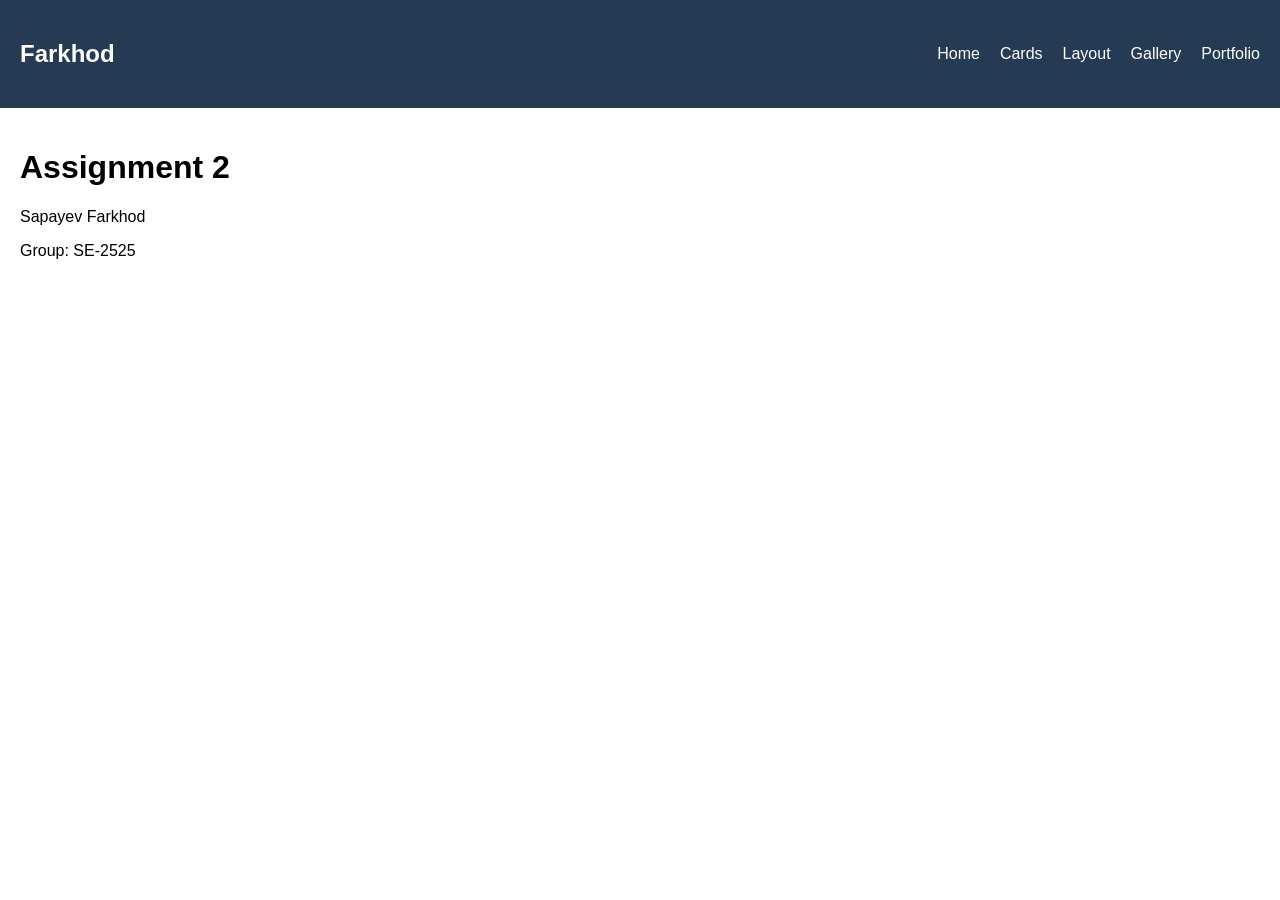
<file: index.html>
<!DOCTYPE html>
<html lang="en">
<head>
    <meta charset="UTF-8">
    <meta name="viewport" content="width=device-width, initial-scale=1.0">
    <title>Assignment 2</title>
    <link rel="stylesheet" href="style.css">
</head>
<body>

    <header class="navbar">
        <h2>Farkhod</h2>

        <nav class="links">
            <a href="index.html">Home</a>
            <a href="cards.html">Cards</a>
            <a href="layout.html">Layout</a>
            <a href="gallery.html">Gallery</a>
            <a href="portfolio.html">Portfolio</a>
        </nav>
    </header>

    <main>
        <h1>Assignment 2</h1>
        <p>Sapayev Farkhod</p>
        <p>Group: SE-2525</p>
    </main>

</body>
</html>
</file>
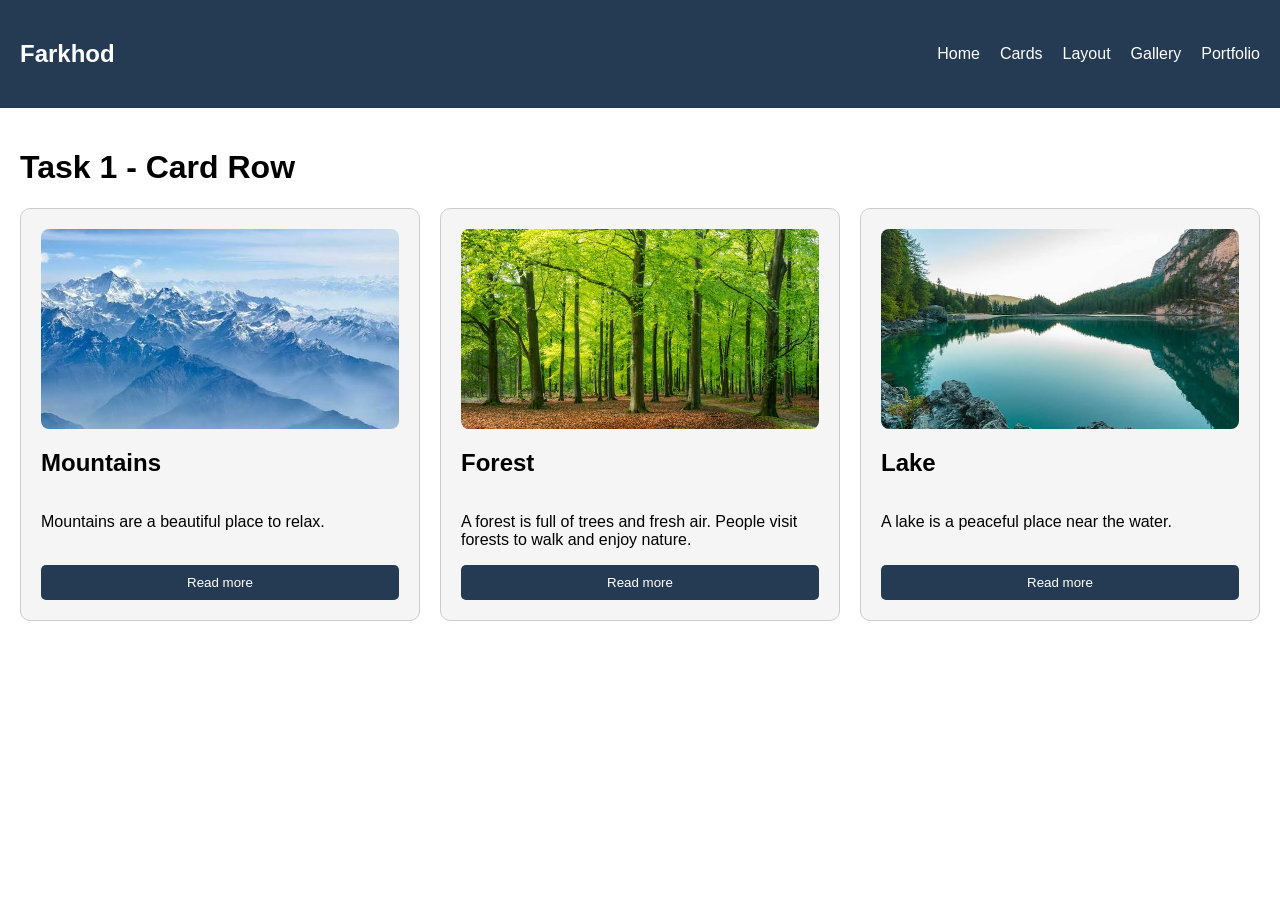
<file: cards.html>
<!DOCTYPE html>
<html lang="en">
<head>
    <meta charset="UTF-8">
    <meta name="viewport" content="width=device-width, initial-scale=1.0">
    <title>Task 1 - Cards</title>
    <link rel="stylesheet" href="style.css">
</head>
<body>

    <header class="navbar">
        <h2>Farkhod</h2>

        <nav class="links">
            <a href="index.html">Home</a>
            <a href="cards.html">Cards</a>
            <a href="layout.html">Layout</a>
            <a href="gallery.html">Gallery</a>
            <a href="portfolio.html">Portfolio</a>
        </nav>
    </header>

    <main>
        <h1>Task 1 - Card Row</h1>

        <div class="cards">

            <div class="card">
                <img src="images/photo1.jpeg" alt="Mountains">
                <h2>Mountains</h2>
                <p>Mountains are a beautiful place to relax.</p>
                <button type="button">Read more</button>
            </div>

            <div class="card">
                <img src="images/photo2.jpeg" alt="Forest">
                <h2>Forest</h2>
                <p>
                    A forest is full of trees and fresh air.
                    People visit forests to walk and enjoy nature.
                </p>
                <button type="button">Read more</button>
            </div>

            <div class="card">
                <img src="images/photo3.jpeg" alt="Lake">
                <h2>Lake</h2>
                <p>A lake is a peaceful place near the water.</p>
                <button type="button">Read more</button>
            </div>

        </div>
    </main>

</body>
</html>
</file>
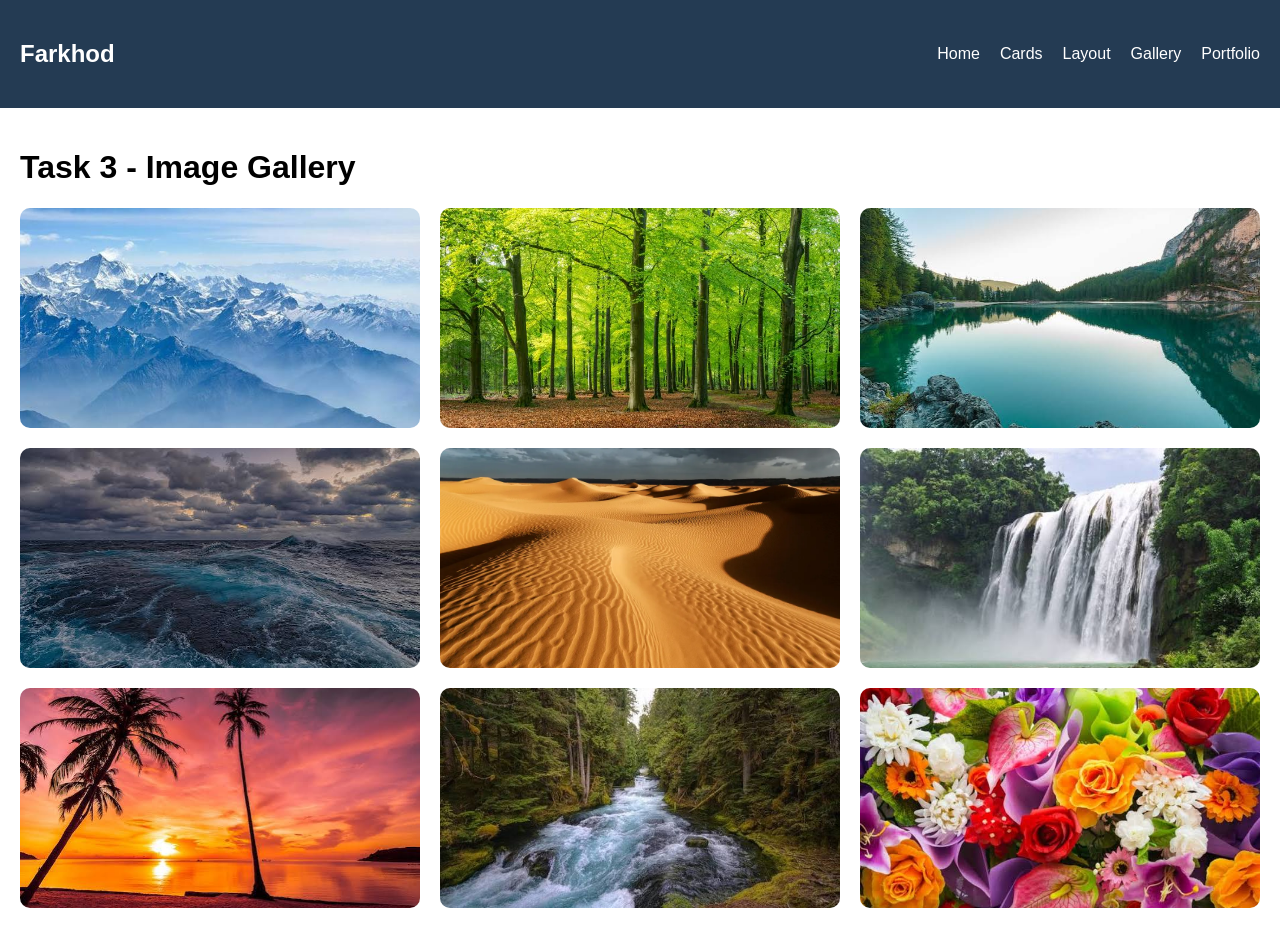
<file: gallery.html>
<!DOCTYPE html>
<html lang="en">
<head>
    <meta charset="UTF-8">
    <meta name="viewport" content="width=device-width, initial-scale=1.0">
    <title>Task 3 - Image Gallery</title>
    <link rel="stylesheet" href="style.css">
</head>
<body>

    <header class="navbar">
        <h2>Farkhod</h2>

        <nav class="links">
            <a href="index.html">Home</a>
            <a href="cards.html">Cards</a>
            <a href="layout.html">Layout</a>
            <a href="gallery.html">Gallery</a>
            <a href="portfolio.html">Portfolio</a>
        </nav>
    </header>

    <main>
    <h1>Task 3 - Image Gallery</h1>

    <div class="gallery">

        <div class="gallery-item" tabindex="0">
            <img src="images/photo1.jpeg" alt="Mountains">
            <div class="caption">Mountains</div>
        </div>

        <div class="gallery-item" tabindex="0">
            <img src="images/photo2.jpeg" alt="Forest">
            <div class="caption">Forest</div>
        </div>

        <div class="gallery-item" tabindex="0">
            <img src="images/photo3.jpeg" alt="Lake">
            <div class="caption">Lake</div>
        </div>

        <div class="gallery-item" tabindex="0">
            <img src="images/photo4.jpeg" alt="Ocean">
            <div class="caption">Ocean</div>
        </div>

        <div class="gallery-item" tabindex="0">
            <img src="images/photo5.jpeg" alt="Desert">
            <div class="caption">Desert</div>
        </div>

        <div class="gallery-item" tabindex="0">
            <img src="images/photo6.jpeg" alt="Waterfall">
            <div class="caption">Waterfall</div>
        </div>

        <div class="gallery-item" tabindex="0">
            <img src="images/photo7.jpeg" alt="Sunset">
            <div class="caption">Sunset</div>
        </div>

        <div class="gallery-item" tabindex="0">
            <img src="images/photo8.jpeg" alt="River">
            <div class="caption">River</div>
        </div>

        <div class="gallery-item" tabindex="0">
            <img src="images/photo9.jpeg" alt="Flowers">
            <div class="caption">Flowers</div>
        </div>

    </div>
</main>

</body>
</html>
</file>
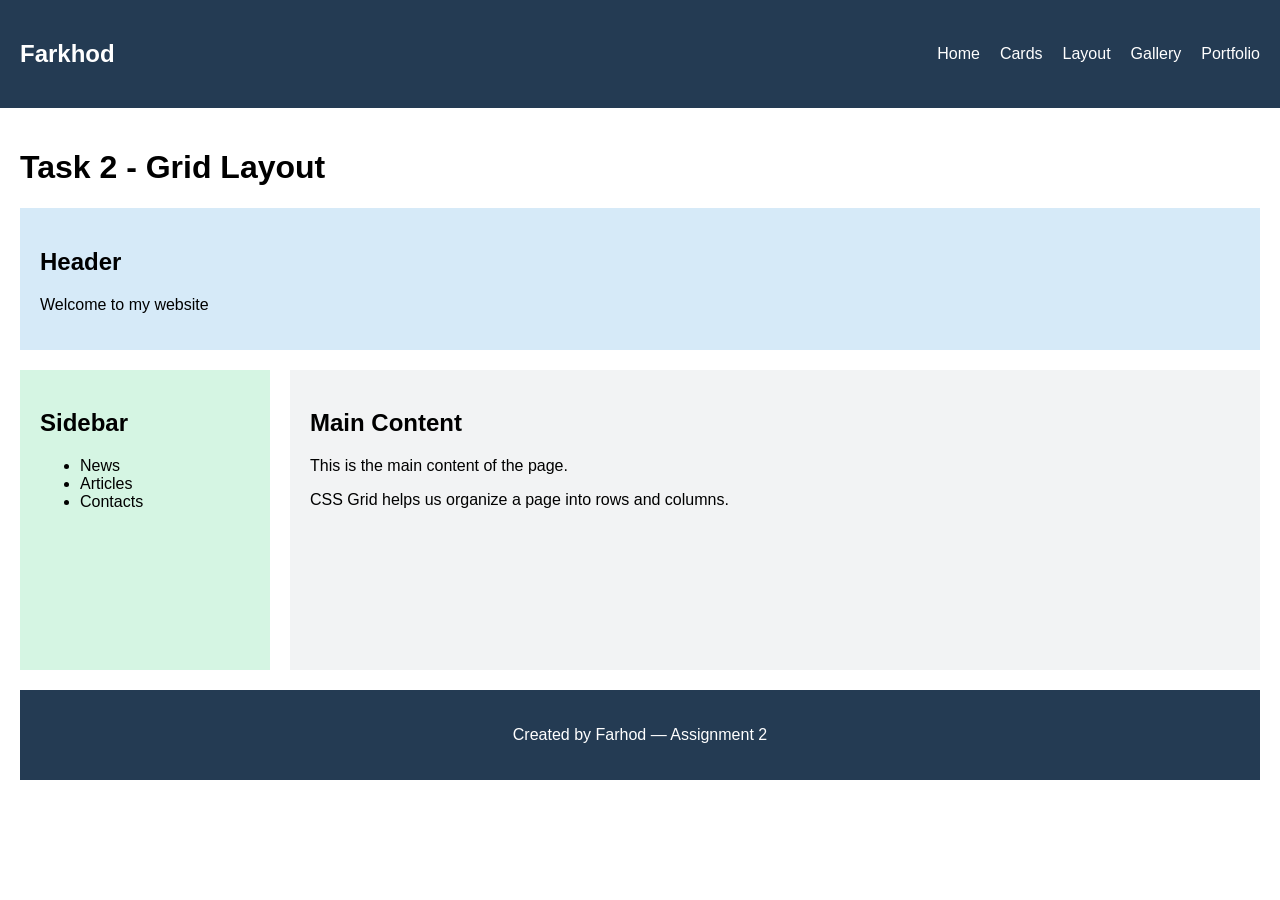
<file: layout.html>
<!DOCTYPE html>
<html lang="en">
<head>
    <meta charset="UTF-8">
    <meta name="viewport" content="width=device-width, initial-scale=1.0">
    <title>Task 2 - Grid Layout</title>
    <link rel="stylesheet" href="style.css">
</head>
<body>

    <header class="navbar">
        <h2>Farkhod</h2>

        <nav class="links">
            <a href="index.html">Home</a>
            <a href="cards.html">Cards</a>
            <a href="layout.html">Layout</a>
            <a href="gallery.html">Gallery</a>
            <a href="portfolio.html">Portfolio</a>
        </nav>
    </header>

    <main>
    <h1>Task 2 - Grid Layout</h1>

    <div class="grid-layout">

        <header class="grid-header">
            <h2>Header</h2>
            <p>Welcome to my website</p>
        </header>

        <aside class="grid-sidebar">
            <h2>Sidebar</h2>
            <ul>
                <li>News</li>
                <li>Articles</li>
                <li>Contacts</li>
            </ul>
        </aside>

        <section class="grid-main">
            <h2>Main Content</h2>
            <p>This is the main content of the page.</p>
            <p>
                CSS Grid helps us organize a page
                into rows and columns.
            </p>
        </section>

        <footer class="grid-footer">
            <p>Created by Farhod — Assignment 2</p>
        </footer>

    </div>
</main>

</body>
</html>
</file>
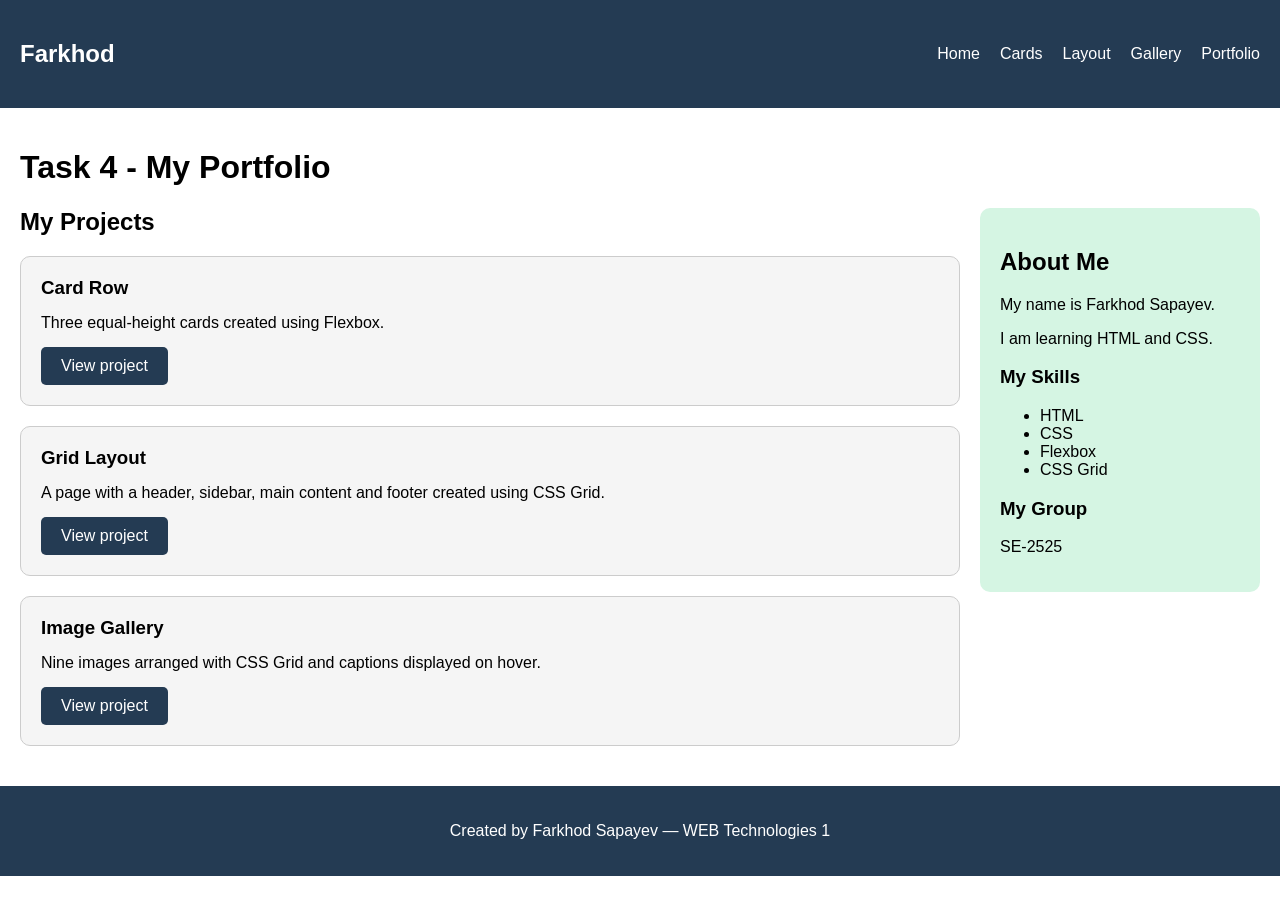
<file: portfolio.html>
<!DOCTYPE html>
<html lang="en">
<head>
    <meta charset="UTF-8">
    <meta name="viewport" content="width=device-width, initial-scale=1.0">
    <title>Task 4 - Portfolio</title>
    <link rel="stylesheet" href="style.css">
</head>
<body>

    <header class="navbar">
        <h2>Farkhod</h2>

        <nav class="links">
            <a href="index.html">Home</a>
            <a href="cards.html">Cards</a>
            <a href="layout.html">Layout</a>
            <a href="gallery.html">Gallery</a>
            <a href="portfolio.html">Portfolio</a>
        </nav>
    </header>

    <main>
    <h1>Task 4 - My Portfolio</h1>

    <div class="portfolio-layout">

        <section class="projects">
            <h2>My Projects</h2>

            <article class="project-card">
                <h3>Card Row</h3>
                <p>
                    Three equal-height cards created using Flexbox.
                </p>
                <a class="project-button" href="cards.html">
                    View project
                </a>
            </article>

            <article class="project-card">
                <h3>Grid Layout</h3>
                <p>
                    A page with a header, sidebar, main content
                    and footer created using CSS Grid.
                </p>
                <a class="project-button" href="layout.html">
                    View project
                </a>
            </article>

            <article class="project-card">
                <h3>Image Gallery</h3>
                <p>
                    Nine images arranged with CSS Grid
                    and captions displayed on hover.
                </p>
                <a class="project-button" href="gallery.html">
                    View project
                </a>
            </article>
        </section>

        <aside class="portfolio-sidebar">
            <h2>About Me</h2>
            <p>My name is Farkhod Sapayev.</p>
            <p>I am learning HTML and CSS.</p>

            <h3>My Skills</h3>
            <ul>
                <li>HTML</li>
                <li>CSS</li>
                <li>Flexbox</li>
                <li>CSS Grid</li>
            </ul>

            <h3>My Group</h3>
            <p>SE-2525</p>
        </aside>

    </div>
</main>

<footer class="portfolio-footer">
    <p>Created by Farkhod Sapayev — WEB Technologies 1</p>
</footer>

</body>
</html>
</file>
<file: style.css>
body {
    margin: 0;
    font-family: Arial, sans-serif;
}

.navbar {
    display: flex;
    justify-content: space-between;
    align-items: center;
    background-color: #243b53;
    padding: 20px;
    color: white;
}

.links {
    display: flex;
    gap: 20px;
}

.links a {
    color: white;
    text-decoration: none;
}

.links a:hover {
    color: orange;
}

main {
    padding: 20px;
}

.cards {
    display: flex;
    align-items: stretch;
    gap: 20px;
}

.card {
    flex: 1;
    min-width: 0;
    display: flex;
    flex-direction: column;
    padding: 20px;
    border: 1px solid #cccccc;
    border-radius: 10px;
    background-color: #f5f5f5;
    transition: transform 0.3s, box-shadow 0.3s;
}

.card img {
    width: 100%;
    height: 200px;
    object-fit: cover;
    border-radius: 8px;
}

.card button {
    margin-top: auto;
    padding: 10px;
    background-color: #243b53;
    color: white;
    border: none;
    border-radius: 5px;
}

.card:hover {
    transform: translateY(-5px);
    box-shadow: 0 5px 15px #00000033;
}

@media (max-width: 650px) {
    .cards {
        flex-direction: column;
    }
}

.grid-layout {
    display: grid;

    grid-template-columns: 250px 1fr;
    grid-template-rows: auto 300px auto;

    grid-template-areas:
        "header header"
        "sidebar content"
        "footer footer";

    gap: 20px;
}

.grid-header {
    grid-area: header;
    background-color: #d6eaf8;
    padding: 20px;
}

.grid-sidebar {
    grid-area: sidebar;
    background-color: #d5f5e3;
    padding: 20px;
}

.grid-main {
    grid-area: content;
    background-color: #f2f3f4;
    padding: 20px;
}

.grid-footer {
    grid-area: footer;
    background-color: #243b53;
    color: white;
    text-align: center;
    padding: 20px;
}

@media (max-width: 650px) {
    .grid-layout {
        grid-template-columns: 1fr;
        grid-template-rows: auto;

        grid-template-areas:
            "header"
            "sidebar"
            "content"
            "footer";
    }
}

.gallery {
    display: grid;
    grid-template-columns: repeat(3, 1fr);
    grid-auto-rows: 220px;
    gap: 20px;
}

.gallery-item {
    position: relative;
    overflow: hidden;
    border-radius: 10px;
}

.gallery-item img {
    width: 100%;
    height: 100%;
    object-fit: cover;
    display: block;
}

.caption {
    position: absolute;
    bottom: 0;
    left: 0;
    right: 0;

    background-color: rgba(0, 0, 0, 0.7);
    color: white;
    text-align: center;
    padding: 15px;

    opacity: 0;
    transition: opacity 0.3s;
}

.gallery-item:hover .caption,
.gallery-item:focus .caption {
    opacity: 1;
}

@media (max-width: 900px) {
    .gallery {
        grid-template-columns: repeat(2, 1fr);
    }
}

@media (max-width: 600px) {
    .gallery {
        grid-template-columns: 1fr;
    }
}

@media (hover: none) {
    .caption {
        opacity: 1;
    }
}

.portfolio-layout {
    display: grid;
    grid-template-columns: minmax(0, 1fr) 280px;
    gap: 20px;
    align-items: start;
}

.projects h2 {
    margin-top: 0;
}

.project-card {
    display: flex;
    flex-direction: column;
    gap: 15px;

    padding: 20px;
    margin-bottom: 20px;
    border: 1px solid #cccccc;
    border-radius: 10px;
    background-color: #f5f5f5;
}

.project-card h3,
.project-card p {
    margin: 0;
}

.project-button {
    align-self: flex-start;
    margin-top: auto;
    padding: 10px 20px;

    background-color: #243b53;
    color: white;
    text-decoration: none;
    border-radius: 5px;
}

.project-button:hover {
    background-color: #38648a;
}

.portfolio-sidebar {
    padding: 20px;
    background-color: #d5f5e3;
    border-radius: 10px;
}

.portfolio-footer {
    padding: 20px;
    background-color: #243b53;
    color: white;
    text-align: center;
}

@media (max-width: 700px) {
    .portfolio-layout {
        grid-template-columns: 1fr;
    }
}
</file>
